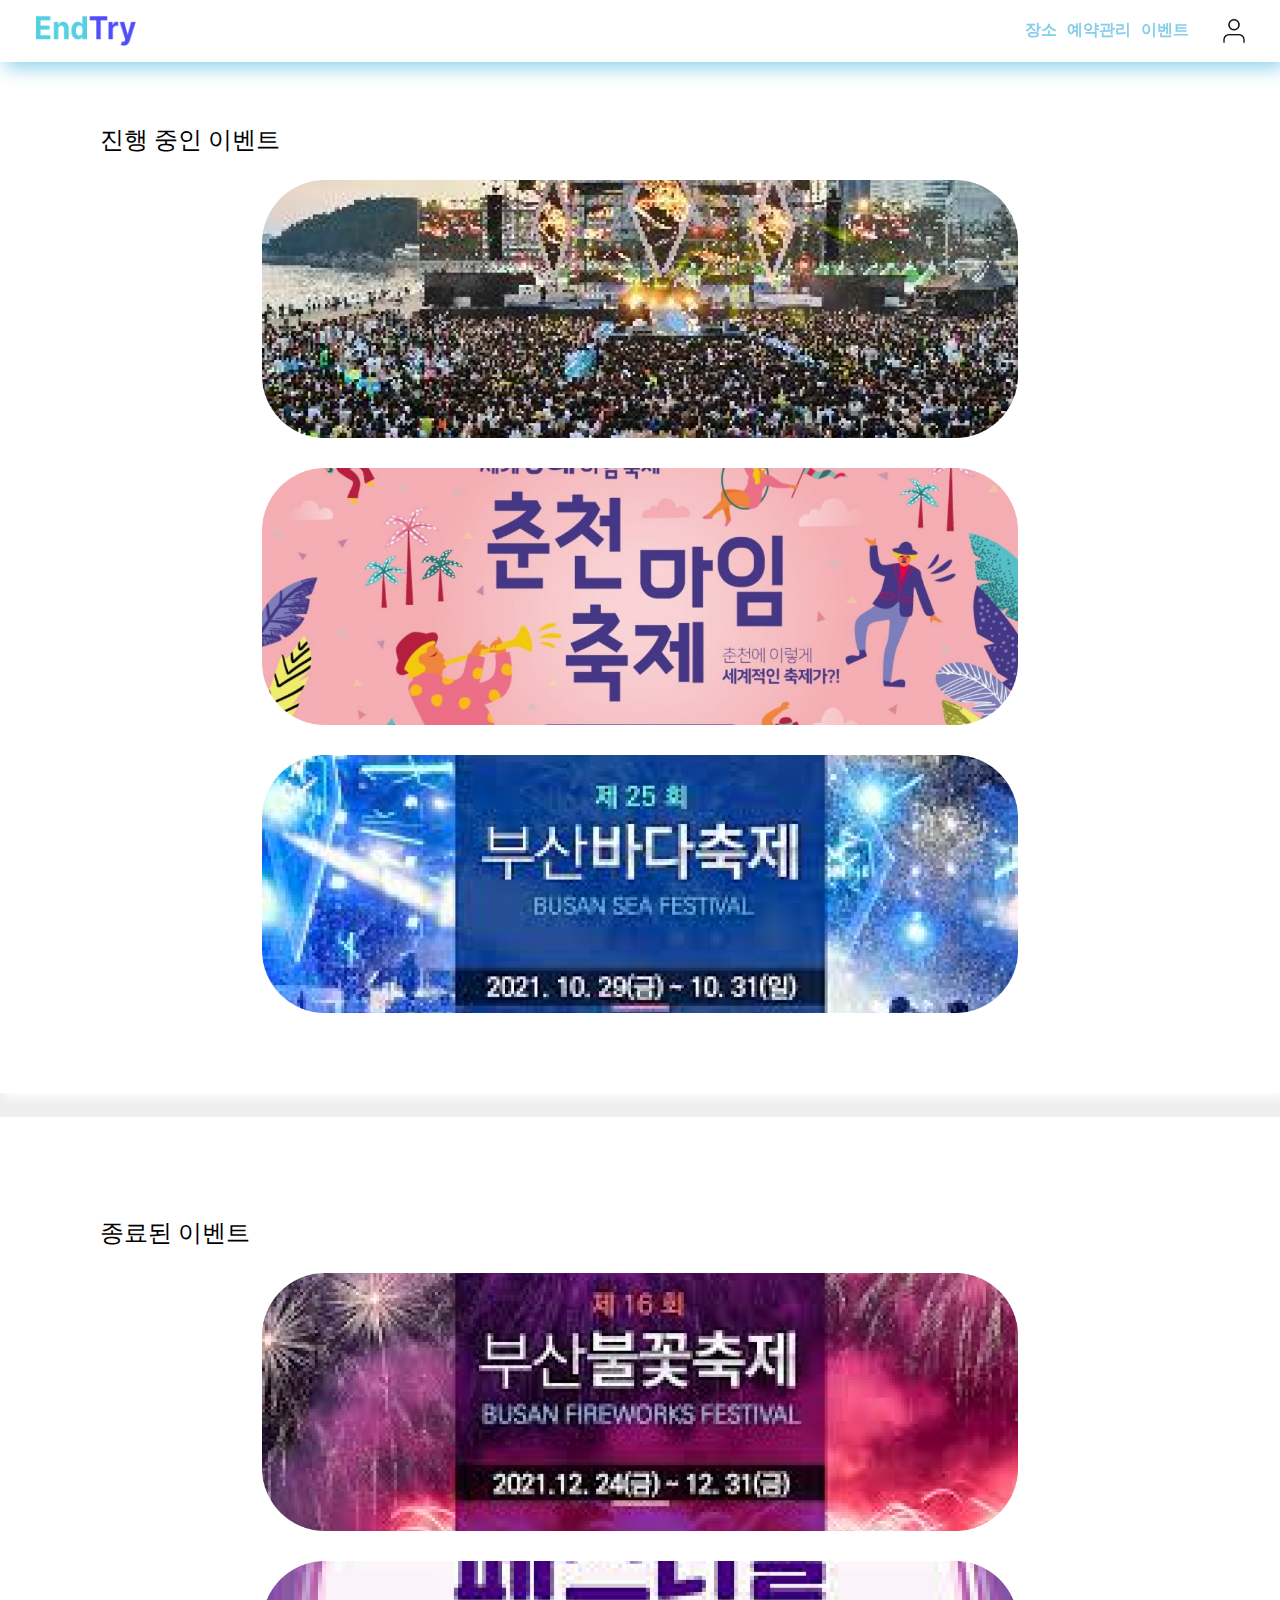
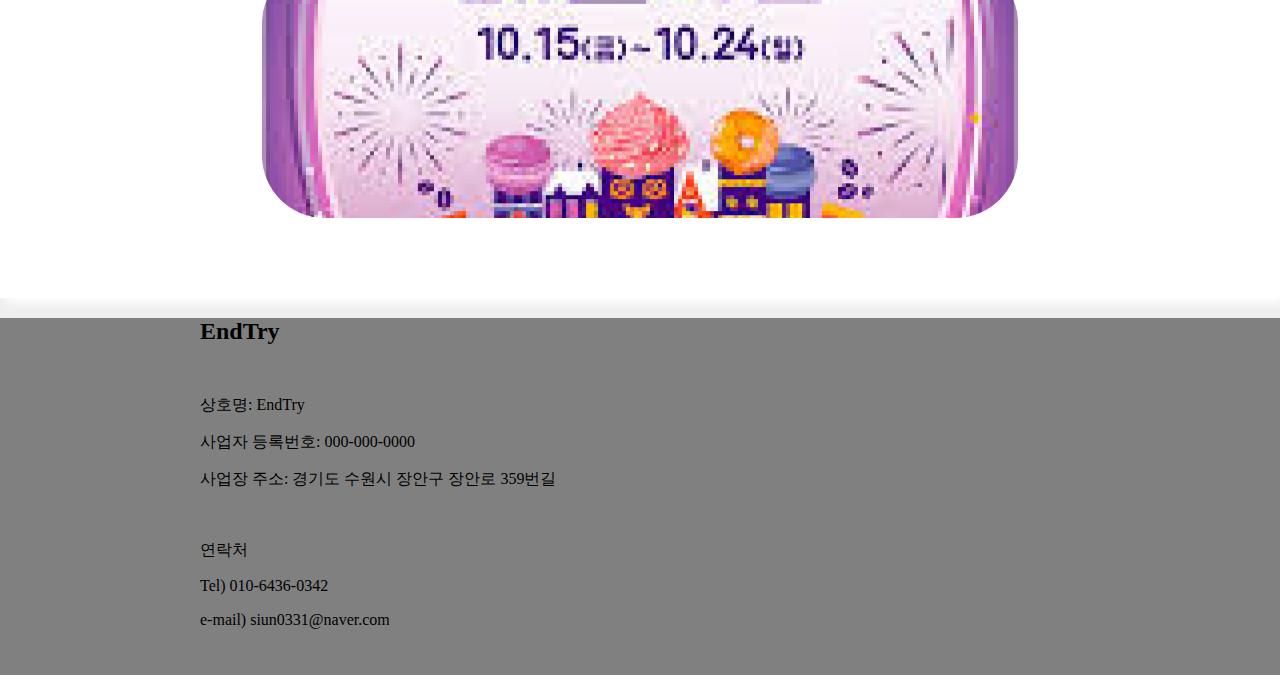
<file: src/pages/event.html>
<!DOCTYPE html>
<html>
    <head>
        <title>이벤트 페이지</title>
        <meta charset = "utf-8">
        <meta name="viewport" content="width=device-width, initial-scale=1.0">
        <meta http-equiv="X-UA-Compatible" content="ie=edge">
        <link rel = "stylesheet" href = "../styles/event.css">

    </head>

    <body>

        <header>
            <img src = "../../public/icon/logo.png" onclick="location.href = 'index.html'"/>
            <nav>
                <span onclick="location.href = 'index.html'">장소</span>
                <span onclick="location.href = 'profile.html'">예약관리</span>
                <span onclick="location.href = 'event.html'"">이벤트</span>
                <img class = "userProfile" src = "../../public/icon/user.png" onclick="location.href = 'login.html'"/>
            
            </nav>
        </header>


        <div class = "content">
            <p>진행 중인 이벤트</p>

            <img src = "../../public/images/event/promotion page.png"/>
            <img src = "../../public/images/event/promotion page1.png"/>
            <img src = "../../public/images/event/promotion page2.png"/>
        </div>

        <div class = "content">
            <p>종료된 이벤트</p>
            <img src = "../../public/images/event/promotion page3.png"/>
            
            <img src = "../../public/images/event/promotion page4.png"/>
        </div>

        <footer style="background-color: gray; padding-left: 200px; padding-bottom: 30px;">
            <h2 style="margin-bottom: 50px;">EndTry</h2>
            <p>상호명: EndTry</p>
            <p>사업자 등록번호: 000-000-0000</p>
            <p>사업장 주소: 경기도 수원시 장안구 장안로 359번길</p>
            <br>
            <p>연락처</p>
            <p>Tel) 010-6436-0342</p>
            <p>e-mail) siun0331@naver.com</p>
    
    
        </footer>
        
    </body>
</html>
</file>
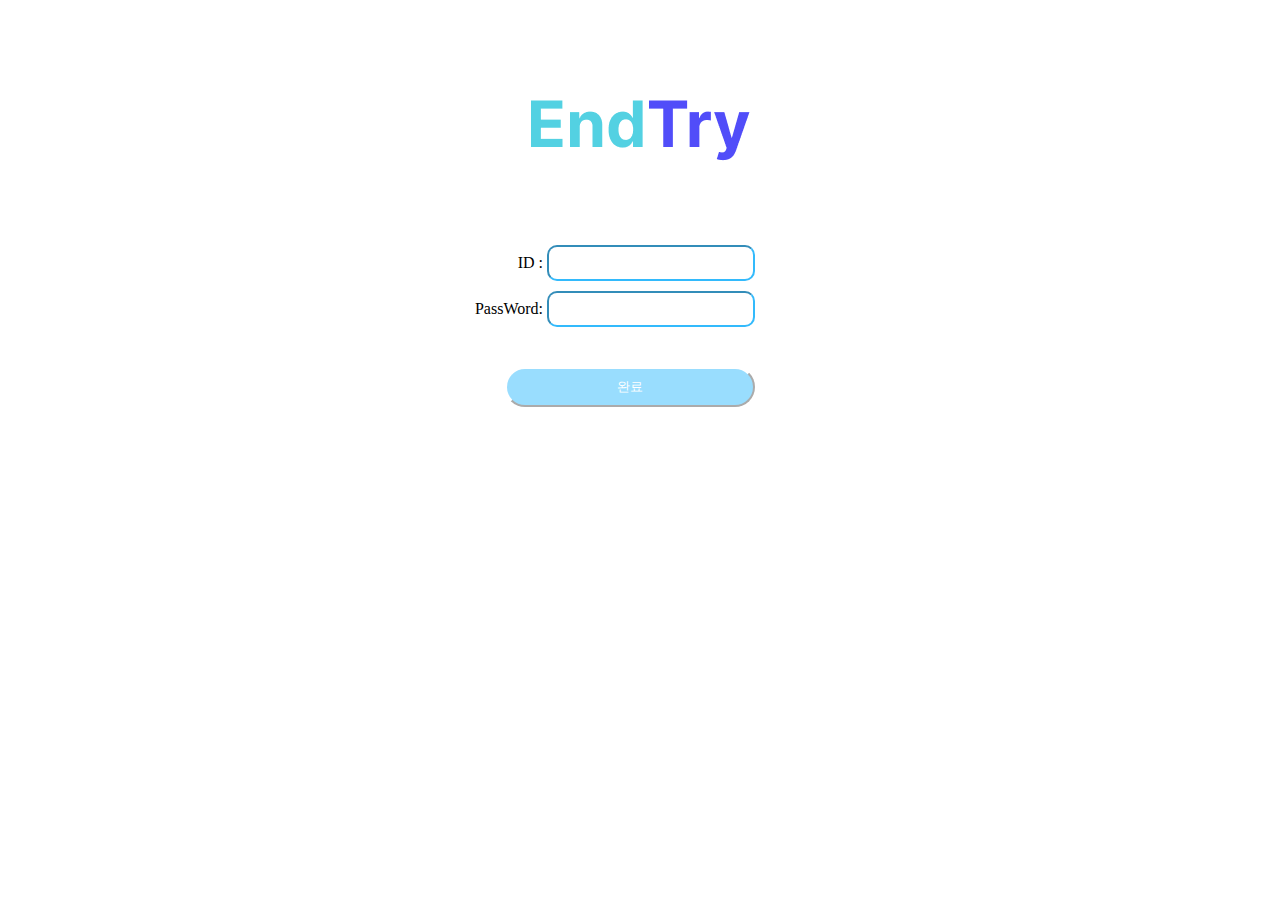
<file: src/pages/login.html>
<!DOCTYPE html>
<html>
    <head>
        <title>로그인</title>
        <meta charset="UTF-8">
        <link rel = "stylesheet" href = "../styles/login.css">

    </head>

    <body>
        <div class = "logoArea">
            <img src = "../../public/icon/logo.png"/ alt = "로고">
        </div>
        <div class = "loginForm">    
        <form name = "fo" method ="get">
            <div>
                ID : <input type="text" size = "15" value="">
             </div>
             <div>
                 PassWord: <input type="password" size = "15" value="">
             </div>
             <div class = "btnArea">
                 <input type="button" value="완료" onclick="location.href = 'index.html'">
             </div>
        </form>

       </div>

      

    </body>
</html>
</file>
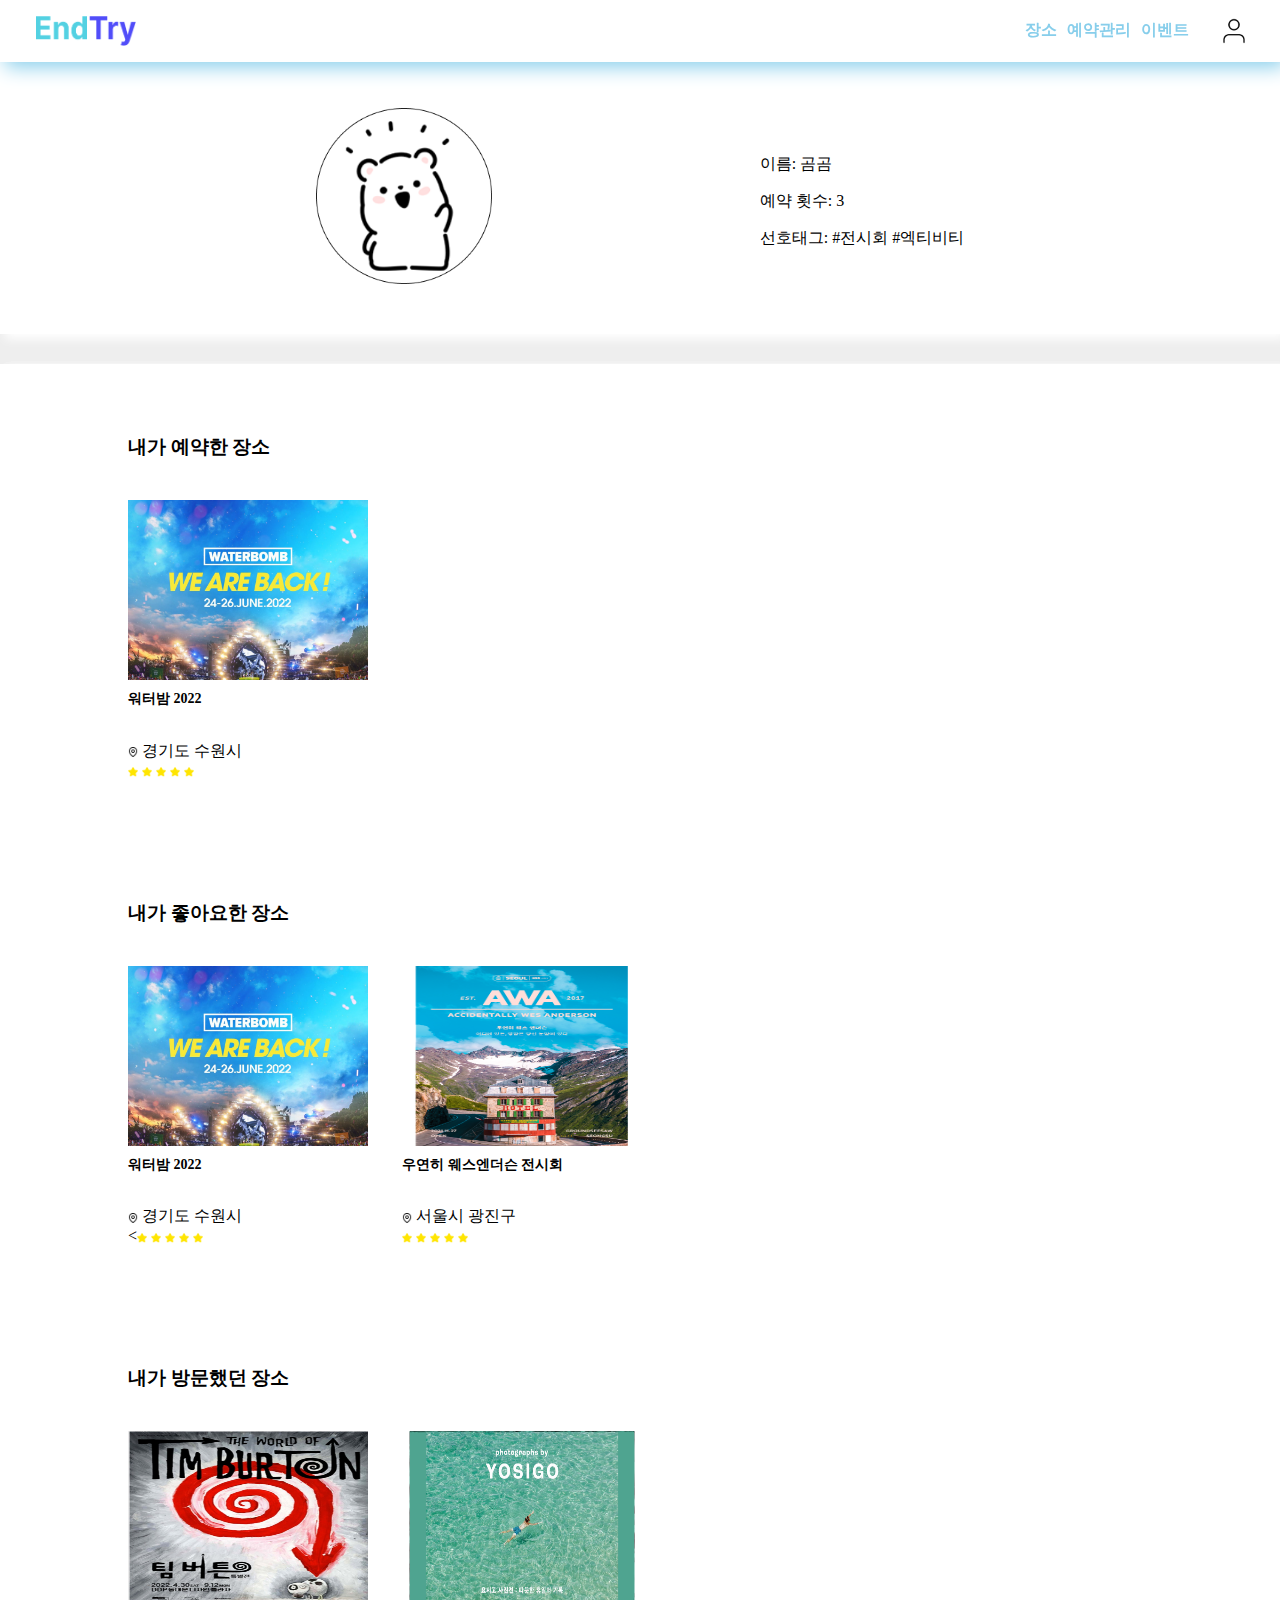
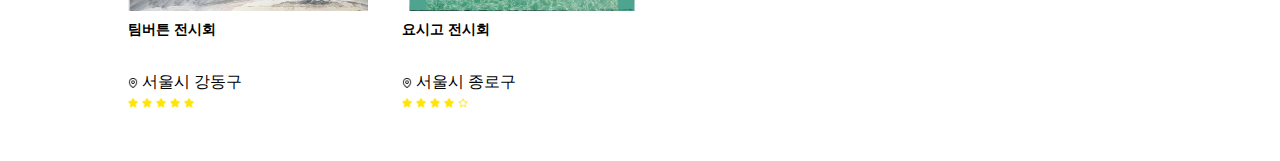
<file: src/pages/profile.html>
<!DOCTYPE html>
<html>
    <head>
        <title>나의 프로필</title>
        <meta charset="UTF-8">
        <link rel = "stylesheet" href = "../styles/profile.css">

    </head>

    <body>
        <header>
            <img src = "../../public/icon/logo.png" onclick="location.href = 'index.html'"/>
            <nav>
                <span onclick="location.href = 'index.html'">장소</span>
                <span onclick="location.href = 'profile.html'">예약관리</span>
                <span onclick="location.href = 'event.html'"">이벤트</span>
                <img class = "userProfile" src = "../../public/icon/user.png" onclick="location.href = 'login.html'"/>
            
            </nav>
        </header>

        <div class = "myProfile">
            <img src = "../../public/images/profile/profile.png"/>

            <div class = "profileText">
                <p>이름: 곰곰</p>
                <p>예약 횟수: 3</p>
                <p>선호태그: #전시회 #엑티비티</p>
            </div>

        </div>

       <div>
        <div class = "contnetLine">
           
                <div class="reservation">
                    <h3>내가 예약한 장소</h3>
                    <div class = "component" onclick = "location.href = 'service_info.html'">
                        <img src = "../../public/images/Content/waterbomb.jpeg" alt = "예약 이미지"/>
                        <div class = "information">
                            <h6>워터밤 2022</h6>
                            <div>
                                <img src = "../../public/icon/map-pin.png"/>
                                <label>경기도 수원시</label>
                            </div>
                            <div class = "starArea">
                                <img src="../../public/icon/fillstar.png"/>
                                <img src="../../public/icon/fillstar.png"/>
                                <img src="../../public/icon/fillstar.png"/>
                                <img src="../../public/icon/fillstar.png"/>
                                <img src="../../public/icon/fillstar.png"/>
                            </div>

                        </div>
                    </div>


            </div>

            <div class="reservation">
                <h3>내가 좋아요한 장소</h3>
                <div class = "component" onclick = "location.href = 'service_info.html'">
                    <img src = "../../public/images/Content/waterbomb.jpeg" alt = "예약 이미지"/>
                    <div class = "information">
                        <h6>워터밤 2022</h6>
                        <div>
                            <img src = "../../public/icon/map-pin.png"/>
                            <label>경기도 수원시</label>
                        </div>
                        <div class = "starArea">
                            <<img src="../../public/icon/fillstar.png"/>
                            <img src="../../public/icon/fillstar.png"/>
                            <img src="../../public/icon/fillstar.png"/>
                            <img src="../../public/icon/fillstar.png"/>
                            <img src="../../public/icon/fillstar.png"/>
                        </div>

                    </div>
                </div>

                <div class = "component">
                    <img src = "../../public/images/Content/AWAposter.jpeg" alt = "예약 이미지"/>
                    <div class = "information">
                        <h6>우연히 웨스엔더슨 전시회</h6>
                        <div>
                            <img src = "../../public/icon/map-pin.png"/>
                            <label>서울시 광진구</label>
                        </div>
                        <div class = "starArea">
                            <img src="../../public/icon/fillstar.png"/>
                                <img src="../../public/icon/fillstar.png"/>
                                <img src="../../public/icon/fillstar.png"/>
                                <img src="../../public/icon/fillstar.png"/>
                                <img src="../../public/icon/fillstar.png"/>
                        </div>
                    </div>
                </div>

        </div>

        <div class="reservation">
            <h3>내가 방문했던 장소</h3>
            <div class = "component" onclick = "location.href = 'service_info.html'">
                <img src = "../../public/images/Content/timBurton.jpeg" alt = "예약 이미지"/>
                <div class = "information">
                    <h6>팀버튼 전시회</h6>
                    <div>
                        <img src = "../../public/icon/map-pin.png"/>
                        <label>서울시 강동구</label>
                    </div>
                    <div class = "starArea">
                        <img src="../../public/icon/fillstar.png"/>
                        <img src="../../public/icon/fillstar.png"/>
                        <img src="../../public/icon/fillstar.png"/>
                        <img src="../../public/icon/fillstar.png"/>
                        <img src="../../public/icon/fillstar.png"/>
                    </div>

                </div>
            </div>

            <div class = "component">
                <img src = "../../public/images/Content/yosigoposter.png" alt = "예약 이미지"/>
                <div class = "information">
                    <h6>요시고 전시회</h6>
                    <div>
                        <img src = "/public/icon/map-pin.png"/>
                        <label>서울시 종로구</label>
                    </div>
                    <div class = "starArea">
                        <img src="../../public/icon/fillstar.png"/>
                        <img src="../../public/icon/fillstar.png"/>
                        <img src="../../public/icon/fillstar.png"/>
                        <img src="../../public/icon/fillstar.png"/>
                        <img src="../../public/icon/star.png"/>
                    </div>
                </div>
            </div>

    </div>

        
        </div>
       </div>

    </body>
</html>
</file>
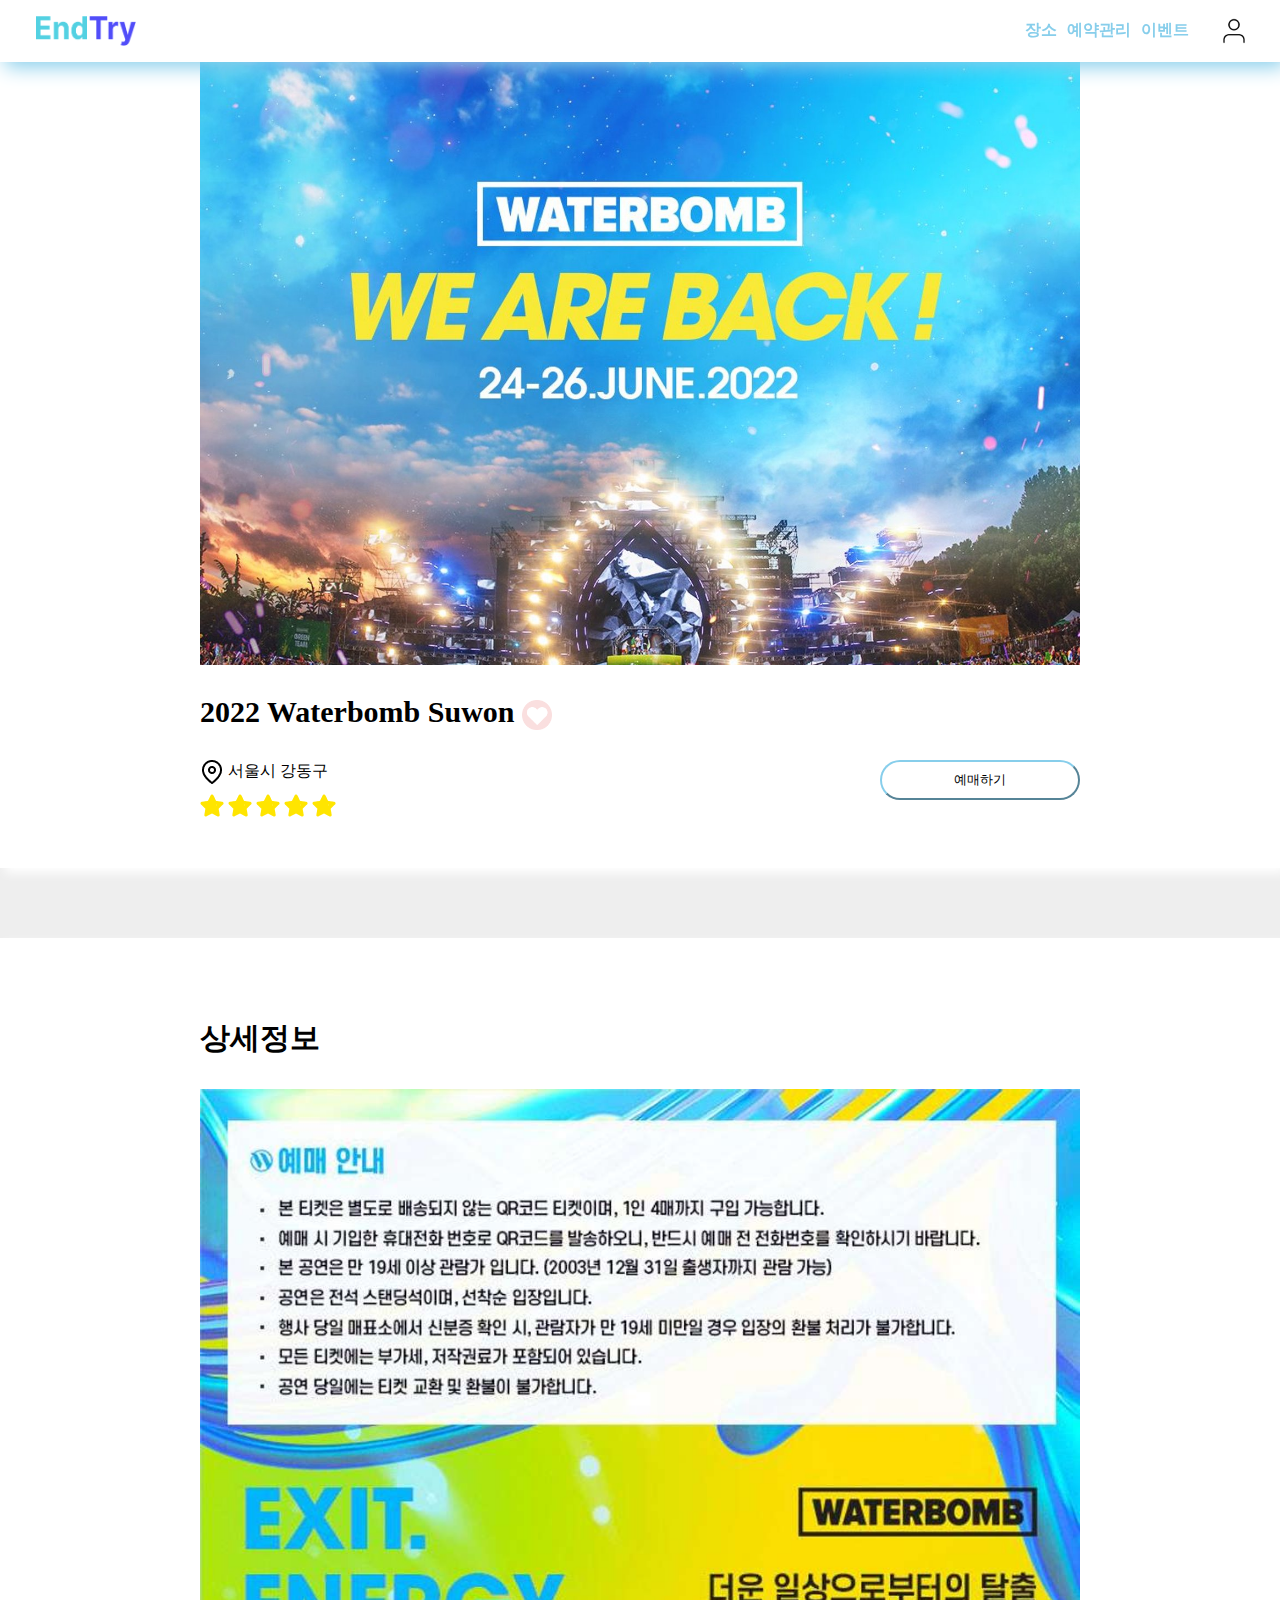
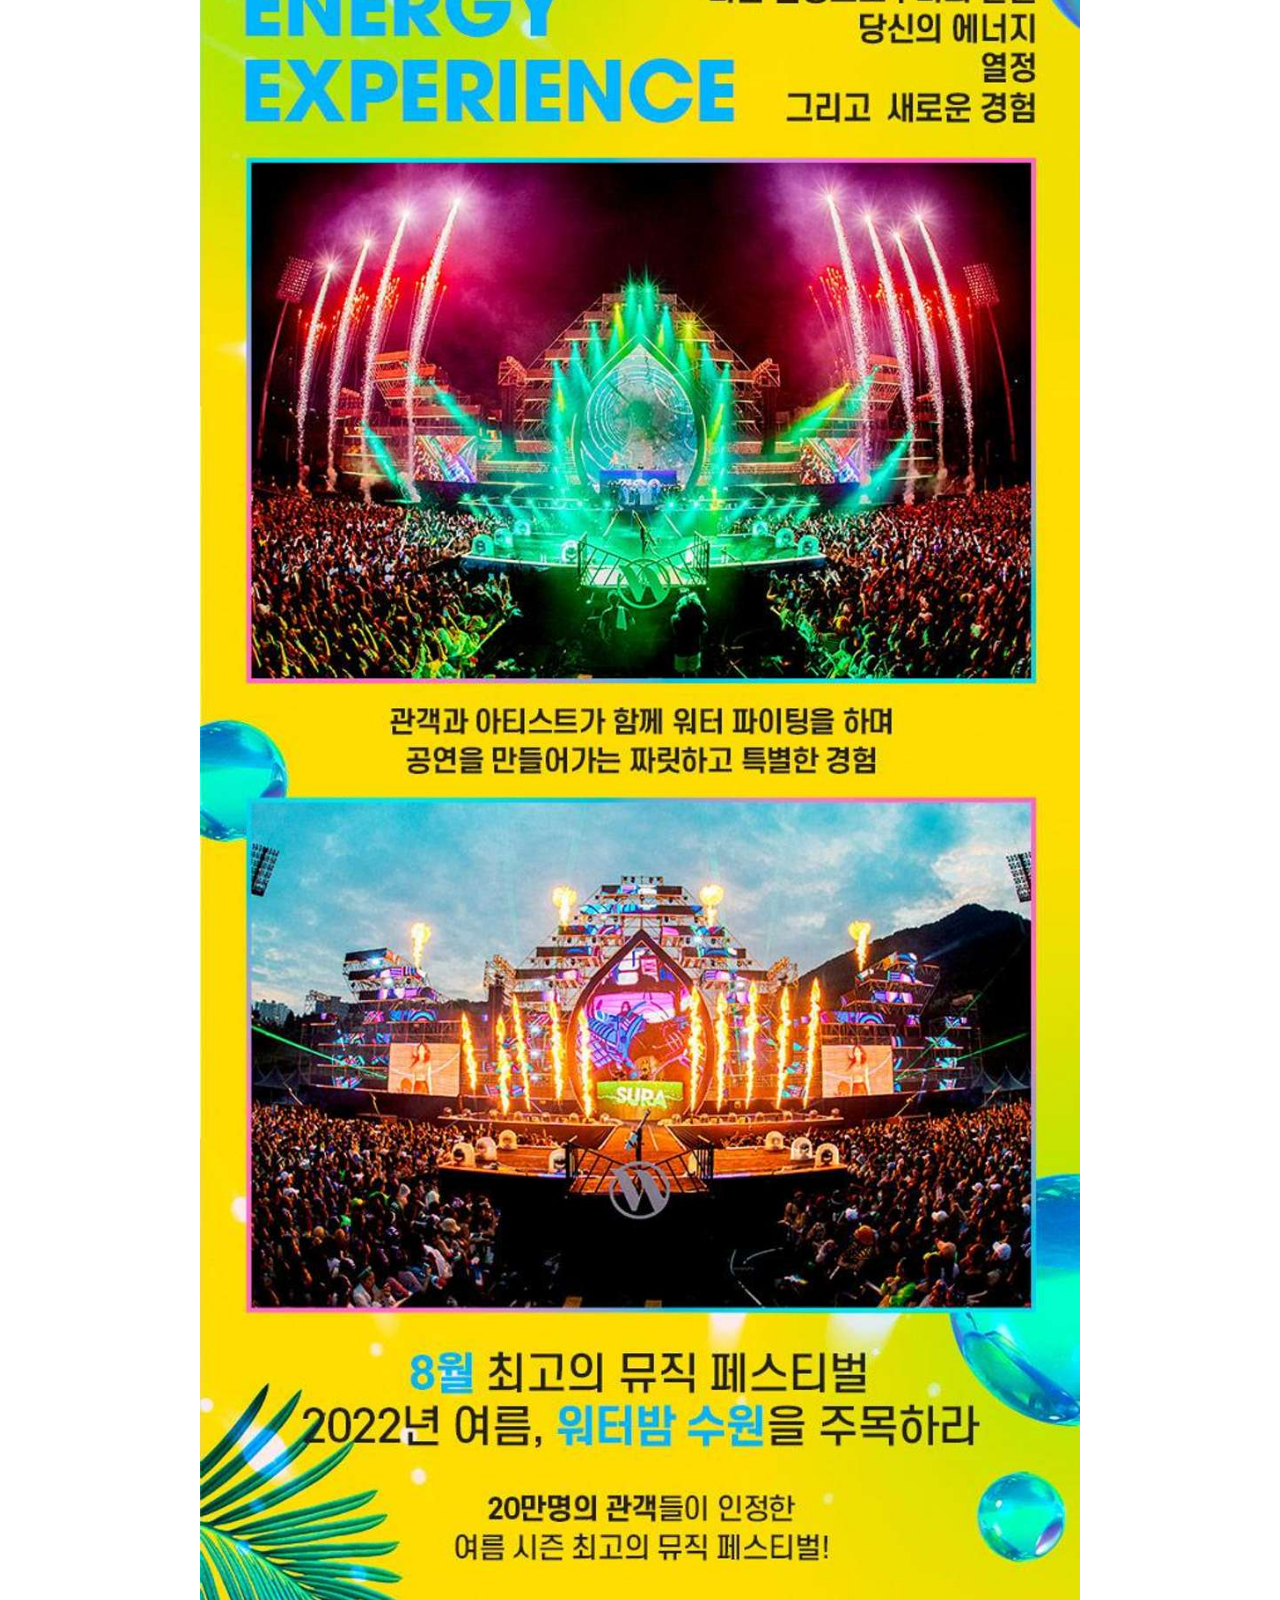
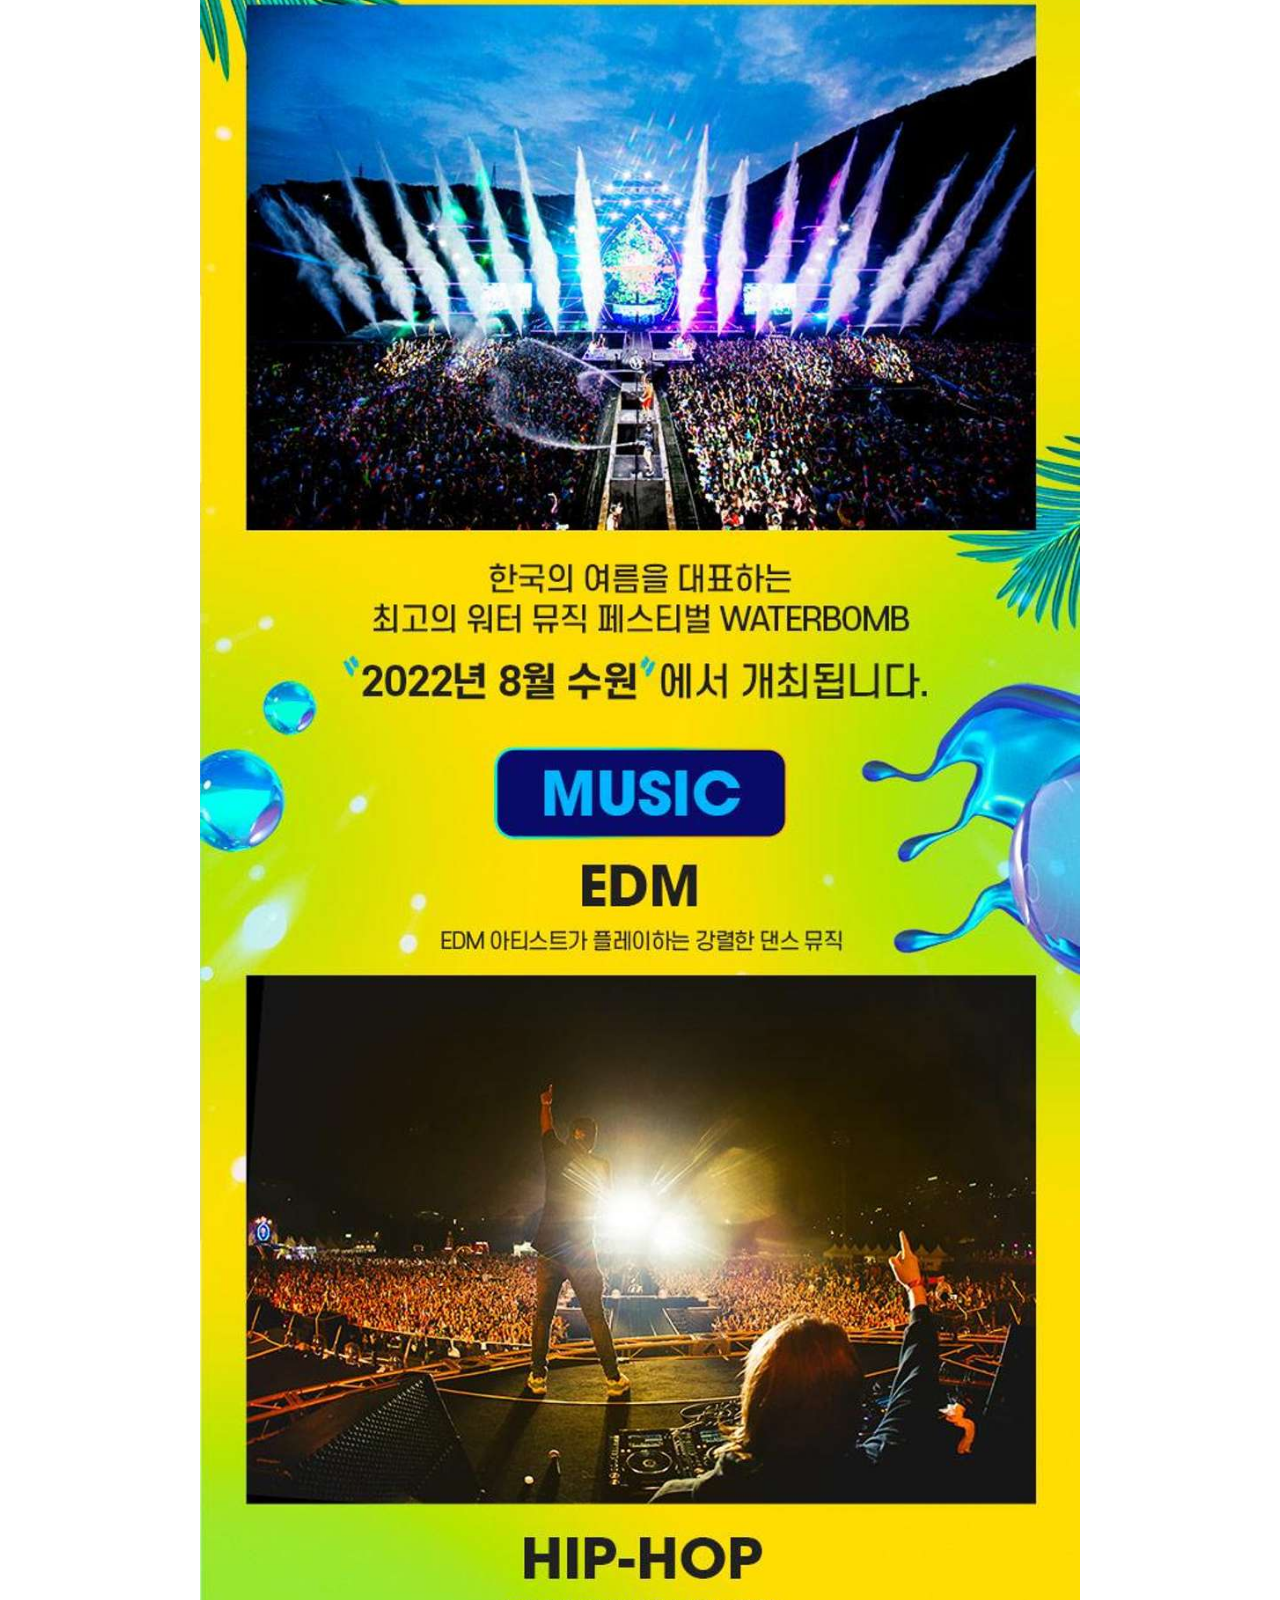
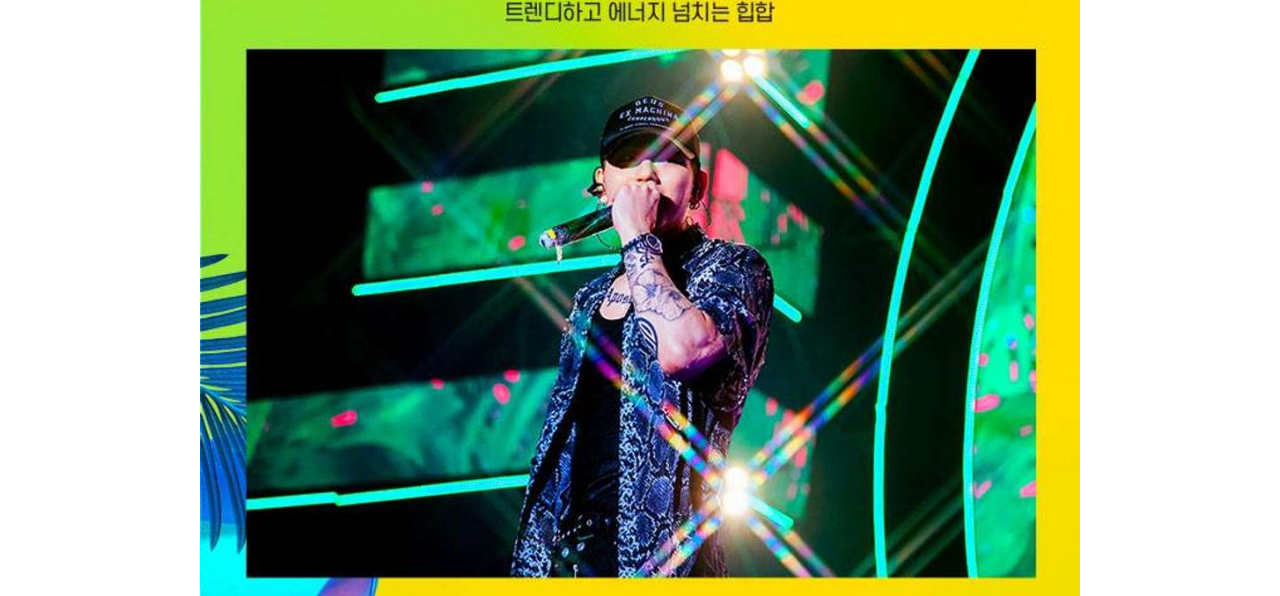
<file: src/pages/service_info.html>
<!DOCTYPE html>
<html>
    <head>
        <title>상품 상세 페이지</title>
        <meta charset = "utf-8">
        <meta name="viewport" content="width=device-width, initial-scale=1.0">
        <meta http-equiv="X-UA-Compatible" content="ie=edge">
        <link rel = "stylesheet" href = "../styles/service_info.css">
        <script src = "../js/service_info.js"></script>

    </head>

    <body>

        <header>
            <img src = "../../public/icon/logo.png" onclick="location.href = 'index.html'"/>
            <nav>
                <span onclick="location.href = 'index.html'">장소</span>
                <span onclick="location.href = 'profile.html'">예약관리</span>
                <span onclick="location.href = 'event.html'"">이벤트</span>
                <img class = "userProfile" src = "../../public/icon/user.png" onclick="location.href = 'login.html'"/>
            
            </nav>
        </header>


        <div class = "infoArea">
            <div class = "title">
                <div class = "imgArea">
                    <img src = "../../public/images/Content/waterbomb.jpeg"/>
                </div>
                <div class = "titleinfomation">
                    <div>
                        <h3>2022 Waterbomb Suwon <img id = "heart" src = "../../public/icon/unheart.png" onclick="likeit()"/></h6>
                        
                    </div>
                    <div class = "infoAndfunction">
                        <div class = "locationAndStar">
                            <img src = "../../public/icon/map-pin.png"/>
                            <label>서울시 강동구</label>
                        
                            <div class = "starArea">
                                <img src="../../public/icon/fillstar.png"/>
                                <img src="../../public/icon/fillstar.png"/>
                                <img src="../../public/icon/fillstar.png"/>
                                <img src="../../public/icon/fillstar.png"/>
                                <img src="../../public/icon/fillstar.png"/>
                            </div>
                        </div>
                    

                        <div class = "functionArea">

                            <button class = "reservation" onclick="location.href = 'service_reservation.html'">예매하기</button>
                        </div>
                    </div>
                </div>
            </div>


            <div class = "infomation">
                <h3>상세정보</h3>
                <img src = "../../public/images/Content/waterbombinfo.jpeg" ">
            </div>
    
 
        </div>

        
    </body>
</html>
</file>
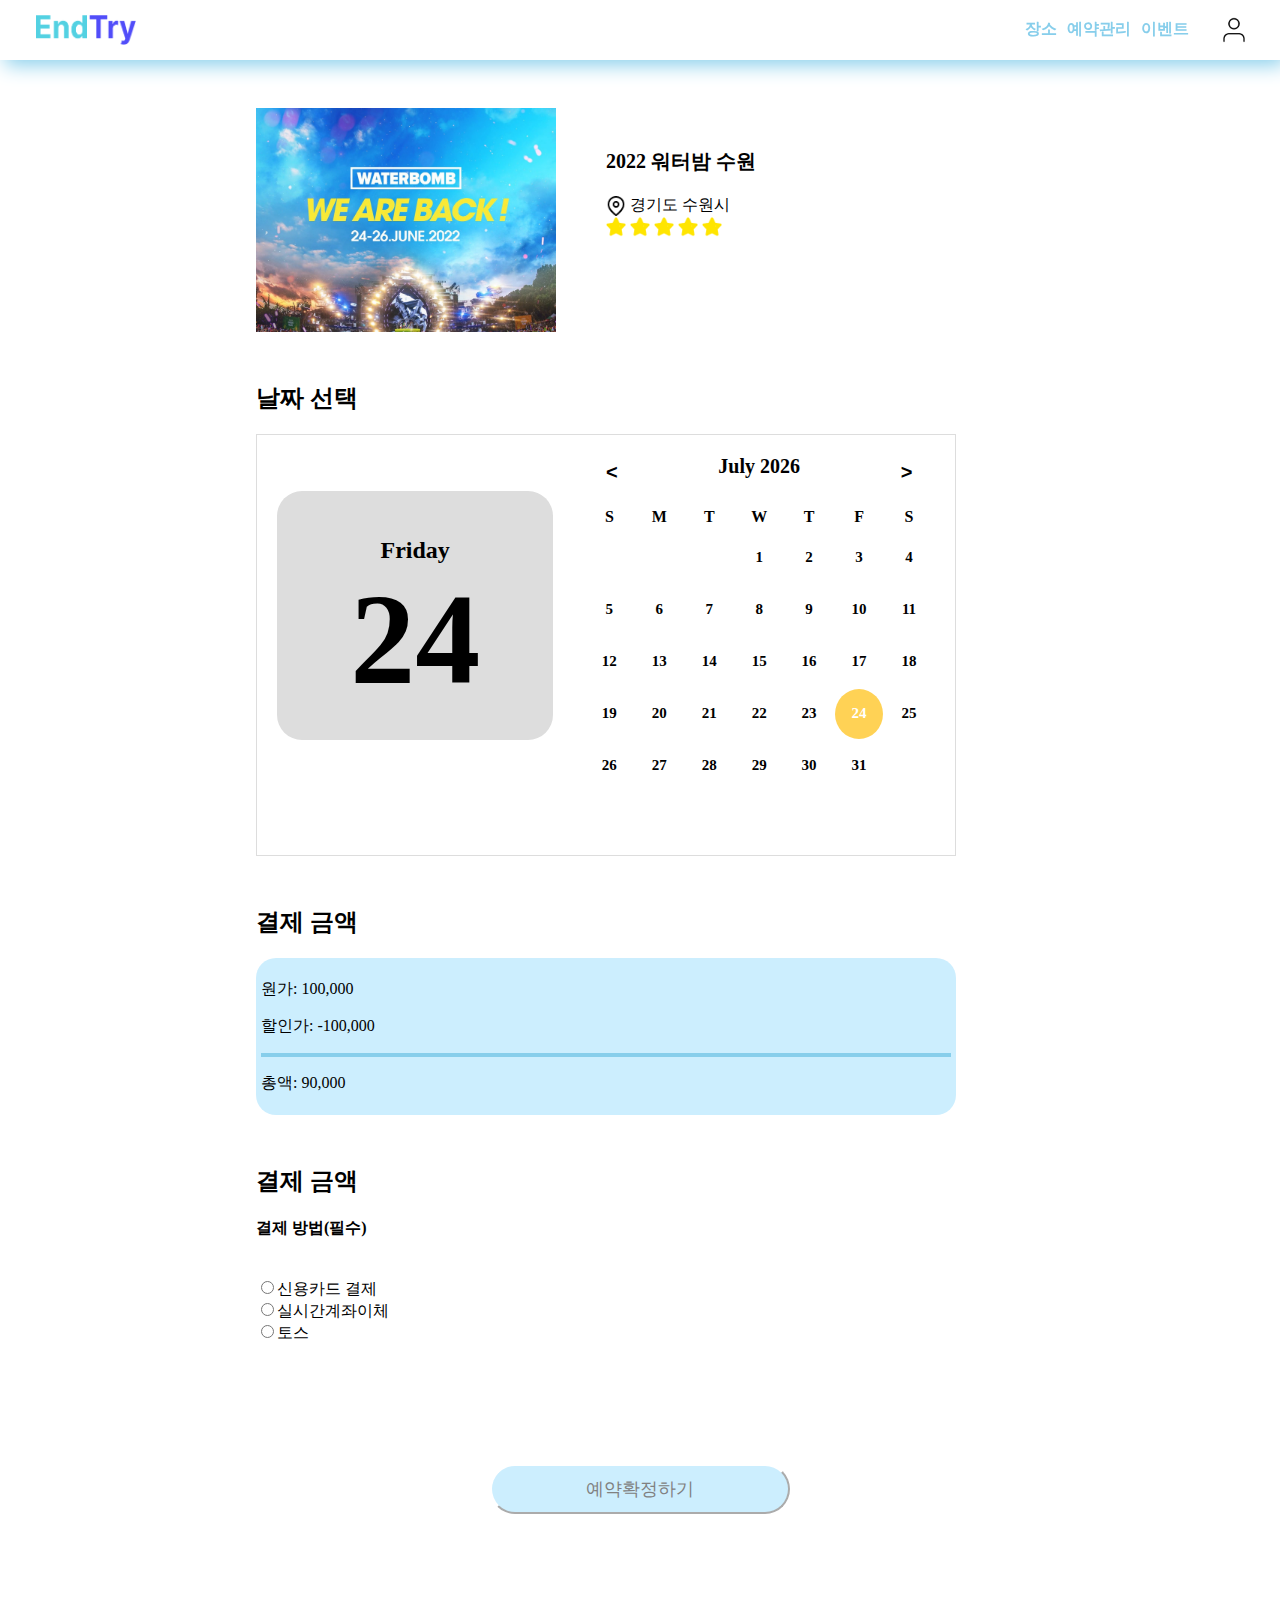
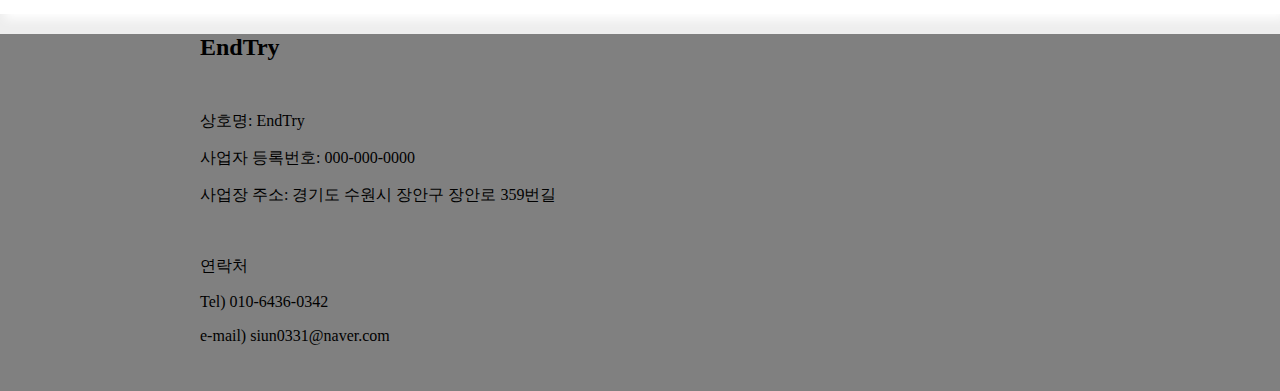
<file: src/pages/service_reservation.html>
<!DOCTYPE html>
<html>
    <head>
        <title>예약 페이지</title>
        <meta charset = "utf-8">
        <meta name="viewport" content="width=device-width, initial-scale=1.0">
        <meta http-equiv="X-UA-Compatible" content="ie=edge">
        <link rel = "stylesheet" href = "../styles/service_reservation.css">
        
    </head>


    <body>
      <header>
        <img src = "../../public/icon/logo.png" onclick="location.href = 'index.html'"/>
        <nav>
            <span onclick="location.href = 'index.html'">장소</span>
            <span onclick="location.href = 'profile.html'">예약관리</span>
            <span onclick="location.href = 'event.html'"">이벤트</span>
            <img class = "userProfile" src = "../../public/icon/user.png" onclick="location.href = 'login.html'"/>
        
        </nav>
    </header>


    <div class = "box">

        <div class = "itemInfo">
            <img class = "mainImage" src = "../../public/images/Content/waterbomb.jpeg"/>
            <div class = "itemDetail">
                <p>2022 워터밤 수원</p>
                <div class = "mapPin">
                    <img src = "../../public/icon/map-pin.png"/>
                    <label>경기도 수원시</label>
                </div>
                <div class = "starArea">
                    <img src="../../public/icon/fillstar.png"/>
                    <img src="../../public/icon/fillstar.png"/>
                    <img src="../../public/icon/fillstar.png"/>
                    <img src="../../public/icon/fillstar.png"/>
                    <img src="../../public/icon/fillstar.png"/>
                </div>
            </div>
        </div>

        <div>
            <h2 style="margin-top: 50px">날짜 선택</h2>

            
        </div>
        <div class="container">
            <div class="my-calendar clearfix">
              <div class="clicked-date">
                <div class="cal-day"></div>
                <div class="cal-date"></div>
              </div>
              <div class="calendar-box">
                <div class="ctr-box clearfix">
                  <button type="button" title="prev" class="btn-cal prev">
                  </button>
                  <span class="cal-month"></span>
                  <span class="cal-year"></span>
                  <button type="button" title="next" class="btn-cal next">
                  </button>
                </div>
                <table class="cal-table">
                  <thead>
                    <tr>
                      <th>S</th>
                      <th>M</th>
                      <th>T</th>
                      <th>W</th>
                      <th>T</th>
                      <th>F</th>
                      <th>S</th>
                    </tr>
                  </thead>
                  <tbody class="cal-body"></tbody>
                </table>
              </div>
            </div>
            <!-- // .my-calendar -->
          </div>

          <div>
            <h2 style="margin-top: 50px">결제 금액</h2>
              <div style = "background-color: rgba(1, 169, 252, 0.2); width: 100%; border-radius: 20px; padding: 5px; width: 700px">
                <p>원가: 100,000</p>
                <p>할인가: -100,000</p>
                <hr style = "border: solid 2px skyblue"/>
                <p>총액: 90,000</p>

              </div>
          </div>

          <div>
            <h2 style="margin-top: 50px">결제 금액</h2>

              <div>
                  <h4>결제 방법(필수)</h4>
                  <br>
                  <div>
                    <div><input type="radio" name="chk_info" value="card">신용카드 결제</div>
                    <div><input type="radio" name="chk_info" value="send">실시간계좌이체</div>
                    <div><input type="radio" name="chk_info" value="toss">토스</div>
                  </div>
              </div>
          </div>

          <div style="text-align: center; margin-top: 40px; padding-bottom: 100px;">
              <button id = "finish" onclick="location.href = 'service_info.html'">예약확정하기</button>
          </div>

    </div>
    <footer style="background-color: gray; padding-left: 200px; padding-bottom: 30px;">
        <h2 style="margin-bottom: 50px;">EndTry</h2>
        <p>상호명: EndTry</p>
        <p>사업자 등록번호: 000-000-0000</p>
        <p>사업장 주소: 경기도 수원시 장안구 장안로 359번길</p>
        <br>
        <p>연락처</p>
        <p>Tel) 010-6436-0342</p>
        <p>e-mail) siun0331@naver.com</p>


    </footer>

    </body>
    <script src = "../js/service_reservation.js"></script>
</html>
</file>
<file: src/styles/event.css>
html, body {
    height: 100vh;
    margin-right: auto;
    margin-left: auto;
    background: #eee;

    
}

header {
    position: fixed;
    top: 0;
    left: 0;
    right: 0;
  
    vertical-align: middle;
    
    box-shadow: 5px 5px 20px skyblue;
    height: 30px;
    padding: 1rem;
    color: skyblue;
    background: white;
    font-weight: bold;
    display: flex;
    justify-content: space-between;
    align-items: center;
    z-index: 30;
  
  }
  
  
  header img{
    margin-left: 20px;
    width: 100px;
    height: 30px;
  }
  
  header span{
      margin-right: 6px;
      font-size: 13ox;
  }
  header nav{
      margin-right: 15px;
  }
  
  nav{
    vertical-align: middle;
  
  }
  
  .userProfile{
    width: 30px;
    height: 30px;
  }
  

img{
    position: relative;
    vertical-align: middle;
    text-align: center;
}

div{
    box-shadow: 5px 5px 10px white;

}
.content{
    background-color: white;
    box-shadow: 5px 5px 10px white;
    padding-bottom: 50px;
    padding-right: 100px;
    padding-left: 100px;
}
.content p{
    padding-top: 100px;
    display: block;
    font-size: 24px;
    font-weight: 500;
}
.content img{
    margin-left: auto;
    margin-right: auto;
    display: flex;
    width: 70%;
    margin-bottom: 30px;

}
</file>
<file: src/styles/login.css>
.loginForm{
   
    text-align: center;
    margin-left: auto;
    margin-right: auto;

    width: 100%;
}

.logoArea{
    width: 100%;
    text-align: center;
    margin-top: 100px;
    margin-bottom: 80px;
}

img{
    
    text-align: center;
}

form{
    width: 300px;
    text-align: right;
    margin-left: auto;
    margin-right: auto;
    padding-right: 70px;
}

input{
    background-color: white;
    border-radius: 10px;
    margin-bottom: 10px;
    height: 30px;
    width: 200px;
    border-color: rgba(1, 169, 252, 0.8);
    
}

.btnArea input{
    width: 250px;
    height: 40px;
    margin-top: 30px;
    background-color: rgba(1, 169, 252, 0.4);
    color: white;
    border-color: white;
    box-shadow: none;
    border-radius: 40px;
}
</file>
<file: src/styles/profile.css>
html, body {
    height: 100vh;
    margin-right: auto;
    margin-left: auto;
    background: #eee;

  
    
}

header {
    position: fixed;
    top: 0;
    left: 0;
    right: 0;
  
    vertical-align: middle;
    
    box-shadow: 5px 5px 20px skyblue;
    height: 30px;
    padding: 1rem;
    color: skyblue;
    background: white;
    font-weight: bold;
    display: flex;
    justify-content: space-between;
    align-items: center;
    z-index: 30;
  
  }
  
  
  header img{
    margin-left: 20px;
    width: 100px;
    height: 30px;
  }
  
  header span{
      margin-right: 6px;
      font-size: 13ox;
  }
  header nav{
      margin-right: 15px;
  }
  
  nav{
    vertical-align: middle;
  
  }
  
  .userProfile{
    width: 30px;
    height: 30px;
  }
  

img{
    position: relative;
    vertical-align: middle;
    text-align: center;
}

div{
    box-shadow: 5px 5px 10px white;

}




  
  .myProfile{
    background-color: white;
    box-shadow: 5px 5px 10px white;
    margin-bottom: 30px;
    padding-top: 100px;
    padding-left: 200px;
    padding-right: 200px;  
    padding-bottom: 50px;
    text-align: center;
    vertical-align: middle;
  }

  .myProfile img{
      display: inline-block;
      width: 20%;
      
  }


div{
    box-shadow: 5px 5px 10px white;

}


.profileText{

    vertical-align: middle;
    display: inline-block;
    text-align: left;
    padding-left: 30%;
}


p{
    margin-bottom: 2%;
}


.reservation{
    text-align: left;
    width: 100%;
    display: inline-block;
    padding-bottom: 50px;
    padding-left: 10%;
    padding-right: 10%;
    
  }
  
  .component{
    display: inline-block;
    width:240px;
    height: 200px;
    margin-right: 30px;
    margin-bottom: 50px;
    
  }

  .component img{
    width: 240px;
    height: 180px;

  }

  .component h6{
    margin-top: 10px;
    text-align: left;
    font-size: 14px;
  }

  .information{
    text-align: left;
  }

  .information img{
    height: 10px;
    width: 10px;
  }

  div{
      background-color: white;
      margin-left: auto;
      margin-right: auto;
  }

  h3{
      margin-top:70px;
      margin-bottom: 40px;
  }
</file>
<file: src/styles/service_info.css>
html, body {
    height: 100vh;
    margin-right: auto;
    margin-left: auto;
    background: #eee;
    
}

header {
    position: fixed;
    top: 0;
    left: 0;
    right: 0;
  
    vertical-align: middle;
    
    box-shadow: 5px 5px 20px skyblue;
    height: 30px;
    padding: 1rem;
    color: skyblue;
    background: white;
    font-weight: bold;
    display: flex;
    justify-content: space-between;
    align-items: center;
    z-index: 30;
  
  }


  header img{
    margin-left: 20px;
    width: 100px;
    height: 30px;
  }

  header span{
      margin-right: 6px;
      font-size: 13ox;
  }
  header nav{
      margin-right: 15px;
  }
  
  nav{
    vertical-align: middle;
  
  }

  .userProfile{
    width: 30px;
    height: 30px;
  }
  

img{
    position: relative;
    vertical-align: middle;
    text-align: center;
}

div{
    box-shadow: 5px 5px 10px white;

}




.title{
    background-color: white;
    padding-left: 200px;
    padding-right: 200px;
    margin-bottom: 70px;
    padding-bottom: 50px;
    
    
}

.infomation{
    padding-top: 50px;
    background-color: white;
    padding-left: 200px;
    padding-right: 200px;
   
}

.imgArea{
    vertical-align: middle;
    text-align: center;

}


.imgArea img{
    width: 100%;
}

.infoAndfunction{
    display: flex;
}

.locationAndStar{   
    display: inline-block;
    width: 50%;
}

.functionArea{
   
    width: 50%;
    text-align: right;
    vertical-align: bottom;
    bottom: 0px;
}
button{
    display: inline-block;
}
.titleinformation{
    position: relative;
}
.infomation img{
    width: 100%;
}

.starArea{
    margin-top:10px;
}


button{
    width: 200px;
    height: 40px;
    border-radius: 30px;
    background-color: white;
    border-color: skyblue;
    
}


h3{
    font-size: 30px;

}

#heart{
   
    display: inline;
    width: 30px;
    height: 30px;
    right: 0px;
}
</file>
<file: src/styles/service_reservation.css>
html, body {
    height: 100vh;
    width: 100%;
    margin-right: auto;
    margin-left: auto;
    background: #eee;
    display: inline-block;
  
    
}

header {
    position: fixed;
    top: 0;
    left: 0;
    right: 0;
  
    vertical-align: middle;
    
    box-shadow: 5px 5px 20px skyblue;
    height: 60px;
    padding: 1rem;
    color: skyblue;
    background: white;
    font-weight: bold;
    display: flex;
    justify-content: space-between;
    align-items: center;
    z-index: 30;
  
  }
  
  
  header img{
    margin-left: 20px;
    width: 100px;
    height: 30px;
  }
  
  header span{
      margin-right: 6px;
      font-size: 13ox;
  }
  header nav{
      margin-right: 15px;
  }
  
  nav{
    vertical-align: middle;
  
  }
  
  .userProfile{
    width: 30px;
    height: 30px;
  }
  

img{
    vertical-align: middle;
    text-align: center;
}


.box{
  background-color: white;
  box-shadow: 5px 5px 10px white;
  padding-left: 20%;
  padding-right: 20%;

 

}

.itemInfo{
  padding-top: 100px;
  width: 100%;
  display: inline-block;
  display: flex;
  vertical-align: middle;
}

.itemDetail{
  vertical-align: middle;
  padding-top: 20px;
  margin-left: 50px;
}

.itemDetail p{
  font-size: 20px;
  font-weight:700;
  margin-bottom: 20px;
}

.itemDetail img{
  display: inline-block ;
  width: 20px;
}


.mainImage{
  width: 300px;

}

html, body {
  box-sizing: border-box;
  padding: 0;

}

*, *:before, *:after {
  box-sizing: inherit;
}
.clearfix:after {
  content: '';
  display: block;
  clear: both;
  float: none;
}

/* ======== Calendar ======== */
.my-calendar {
  width: 700px;
  
  padding: 20px 20px 10px;
  text-align: center;
  font-weight: 800;
  border: 1px solid #ddd;
  cursor: default;
}
.my-calendar .clicked-date {
  border-radius: 25px;
  margin-top: 36px;
  float: left;
  width: 42%;
  padding: 46px 0 26px;
  background: #ddd;
}
.my-calendar .calendar-box {
  float: right;
  width: 58%;
  padding-left: 30px;
}

.clicked-date .cal-day {
  font-size: 24px;
}
.clicked-date .cal-date {
  font-size: 130px;
}

.ctr-box {
  padding: 0 16px;
  margin-bottom: 20px;
  font-size: 20px;
}
.ctr-box .btn-cal {
  position: relative;
  float: left;
  width: 25px;
  height: 25px;
  margin-top: 5px;
  font-size: 16px;
  cursor: pointer;
  border: none;
  background: none;
}
.ctr-box .btn-cal:after {
  content: '<';
  position: absolute;
  top: 0;
  left: 0;
  width: 100%;
  height: 100%;
  line-height: 25px;
  font-weight: bold;
  font-size: 20px;
}
.ctr-box .btn-cal.next {
  float: right;
}
.ctr-box .btn-cal.next:after {
  content: '>';
}

.cal-table {
  width: 100%;
}
.cal-table th {
  width: 14.2857%;
  padding-bottom: 5px;
  font-size: 16px;
  font-weight: 900;
}
.cal-table td {
  padding: 3px 0;
  height: 50px;
  font-size: 15px;
  vertical-align: middle;
}
.cal-table td.day {
  position: relative;
  cursor: pointer;
}
.cal-table td.today {
  background: #ffd255;
  border-radius: 50%;
  color: #fff;
}
.cal-table td.day-active {
  background: #ff8585;
  border-radius: 50%;
  color: #fff;
}
.cal-table td.has-event:after {
  content: '';
  display: block;
  position: absolute;
  left: 0;
  bottom: 0;
  width: 100%;
  height: 4px;
  background: #FFC107;
}

#finish{
  margin-top: 80px;
  width: 300px;
  height: 50px;
  background-color: rgba(1, 169, 252, 0.2);
  border-radius: 40px;
  border-color: white;
  color: gray;
  font-weight: 500;
  font-size: 18px;
}
</file>
